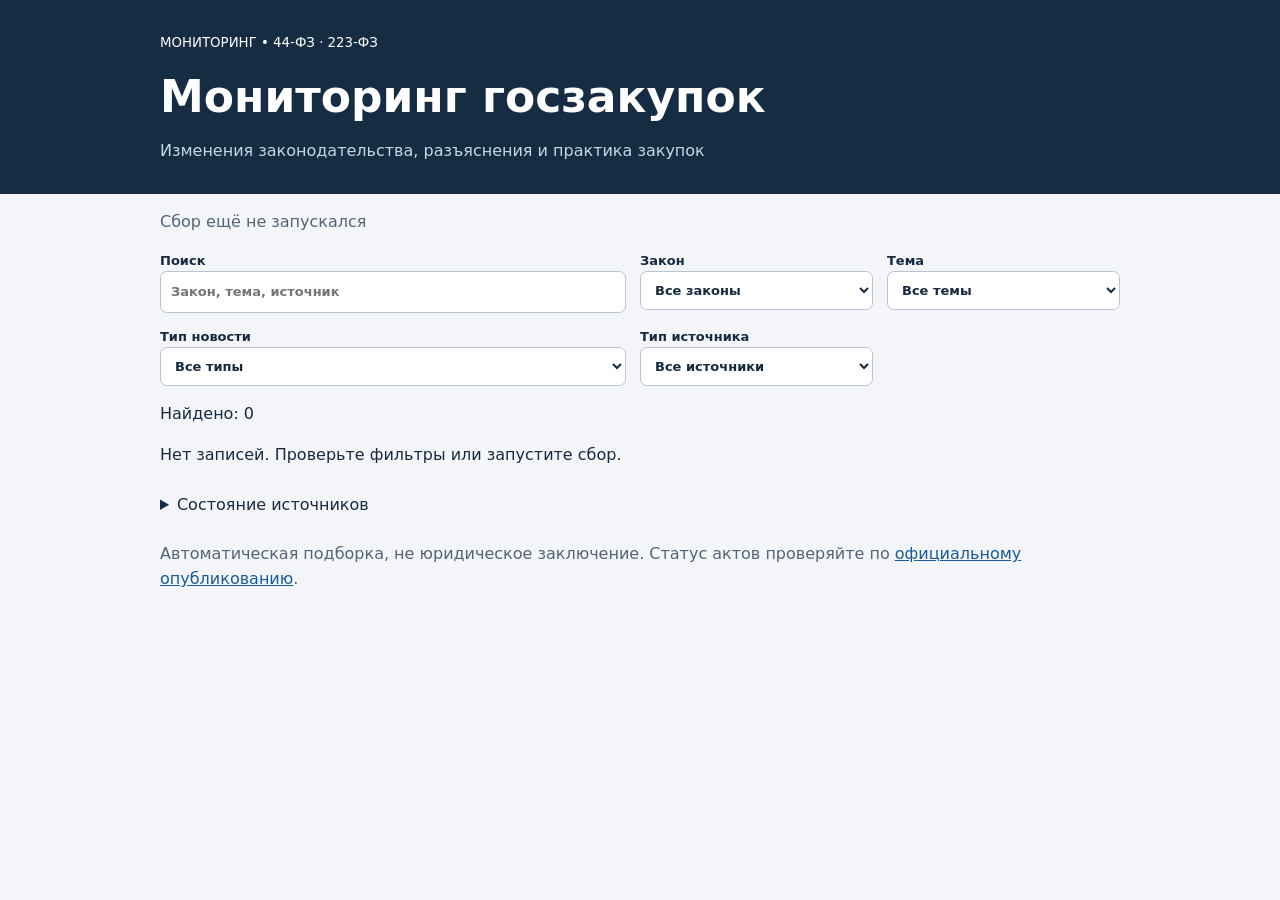
<file: index.html>
<!doctype html>
<html lang="ru">
<head>
<meta charset="utf-8">
<meta name="viewport" content="width=device-width,initial-scale=1">
<title>Мониторинг госзакупок</title>
<link rel="stylesheet" href="style.css">
<script defer src="app.js">
</script>
</head>
<body>
<header>
<div class="wrap">
<small>МОНИТОРИНГ • 44-ФЗ · 223-ФЗ</small>
<h1>Мониторинг госзакупок</h1>
<p>Изменения законодательства, разъяснения и практика закупок</p>
</div>
</header>
<main class="wrap">
<p id="status" role="status">Загрузка…</p>
<section class="filters">
<label>Поиск<input id="q" placeholder="Закон, тема, источник">
</label>
<label>Закон<select id="law">
<option value="">Все законы</option>
<option>44-ФЗ</option>
<option>223-ФЗ</option>
<option>Общие закупочные вопросы</option>
</select>
</label>
<label>Тема<select id="topic">
<option value="">Все темы</option>
</select>
</label>
<label>Тип новости<select id="news_type">
<option value="">Все типы</option>
</select>
</label>
<label>Тип источника<select id="kind">
<option value="">Все источники</option>
</select>
</label>
</section>
<p id="count">
</p>
<div id="items">
</div>
<button id="more" hidden>Показать ещё</button>
<details>
<summary>Состояние источников</summary>
<ul id="health">
</ul>
</details>
<footer>Автоматическая подборка, не юридическое заключение. Статус актов проверяйте по <a href="https://publication.pravo.gov.ru/">официальному опубликованию</a>.</footer>
</main>
</body>
</html>
</file>
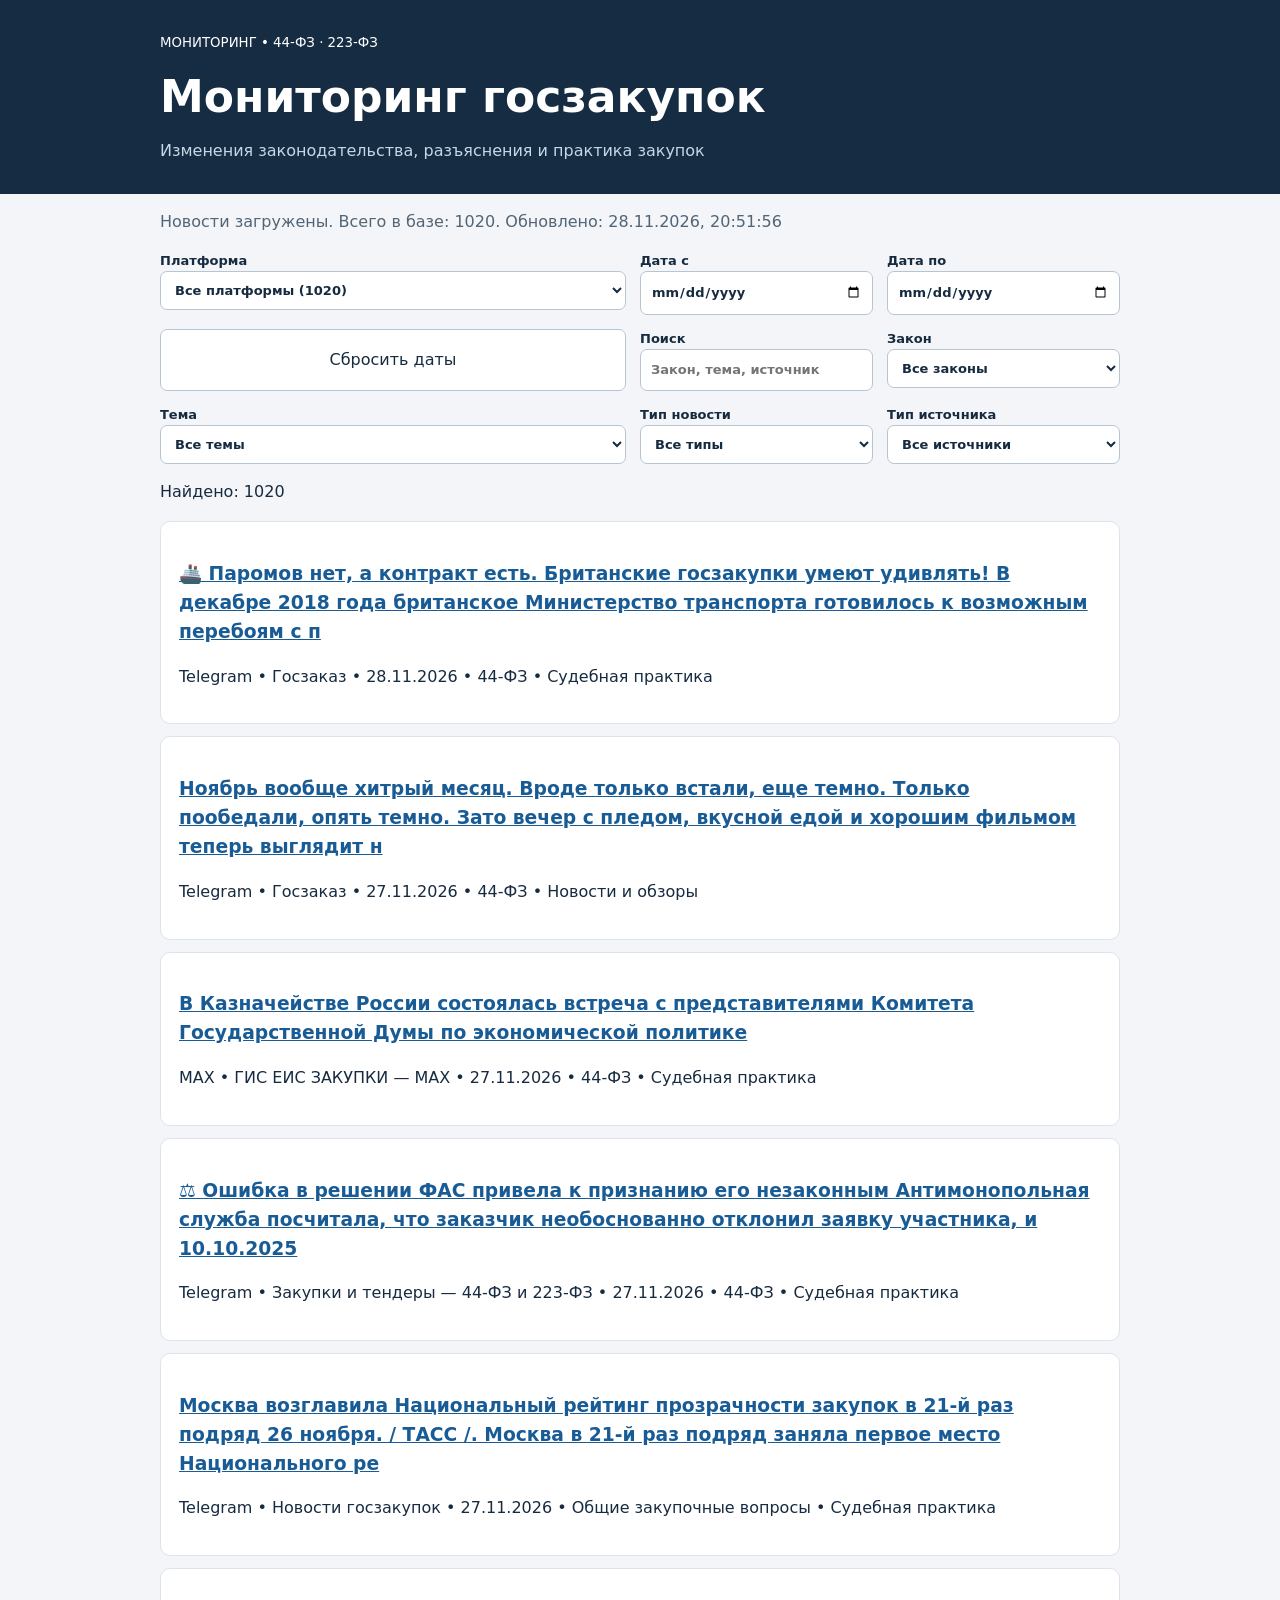
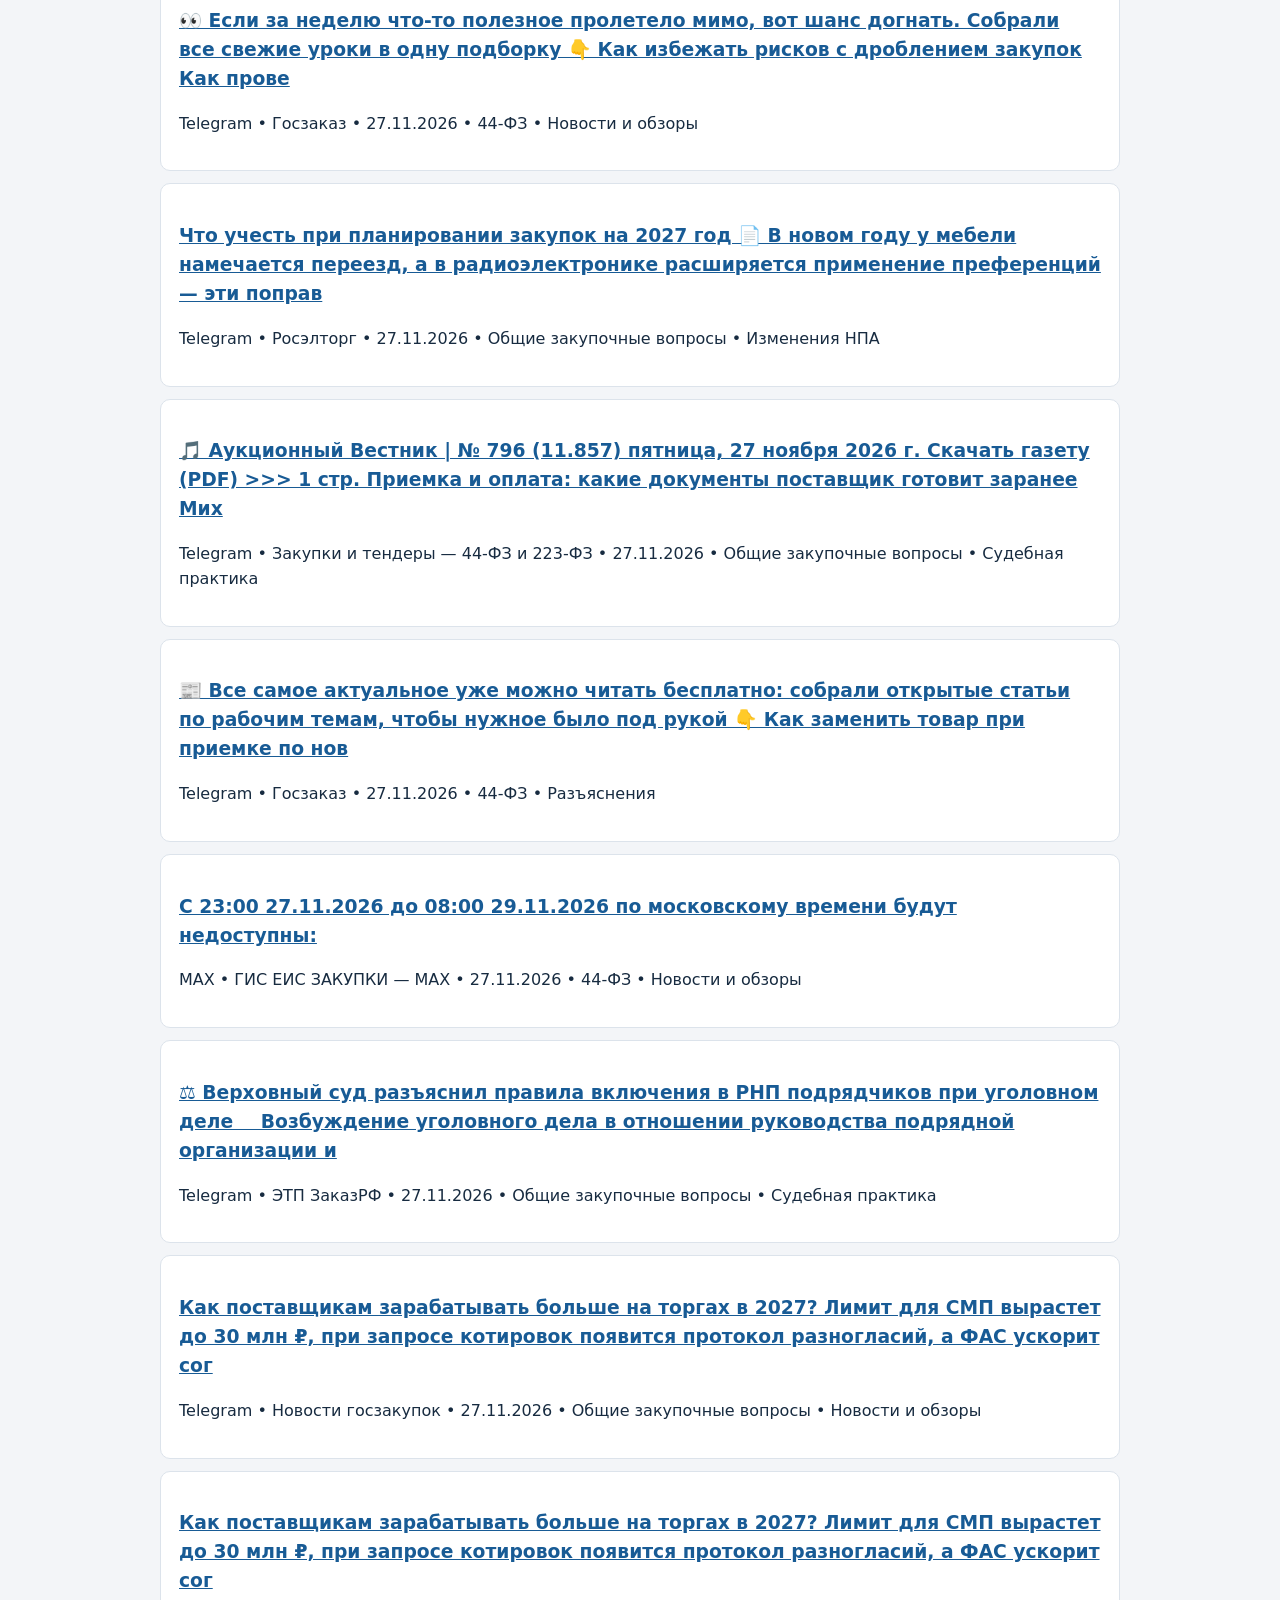
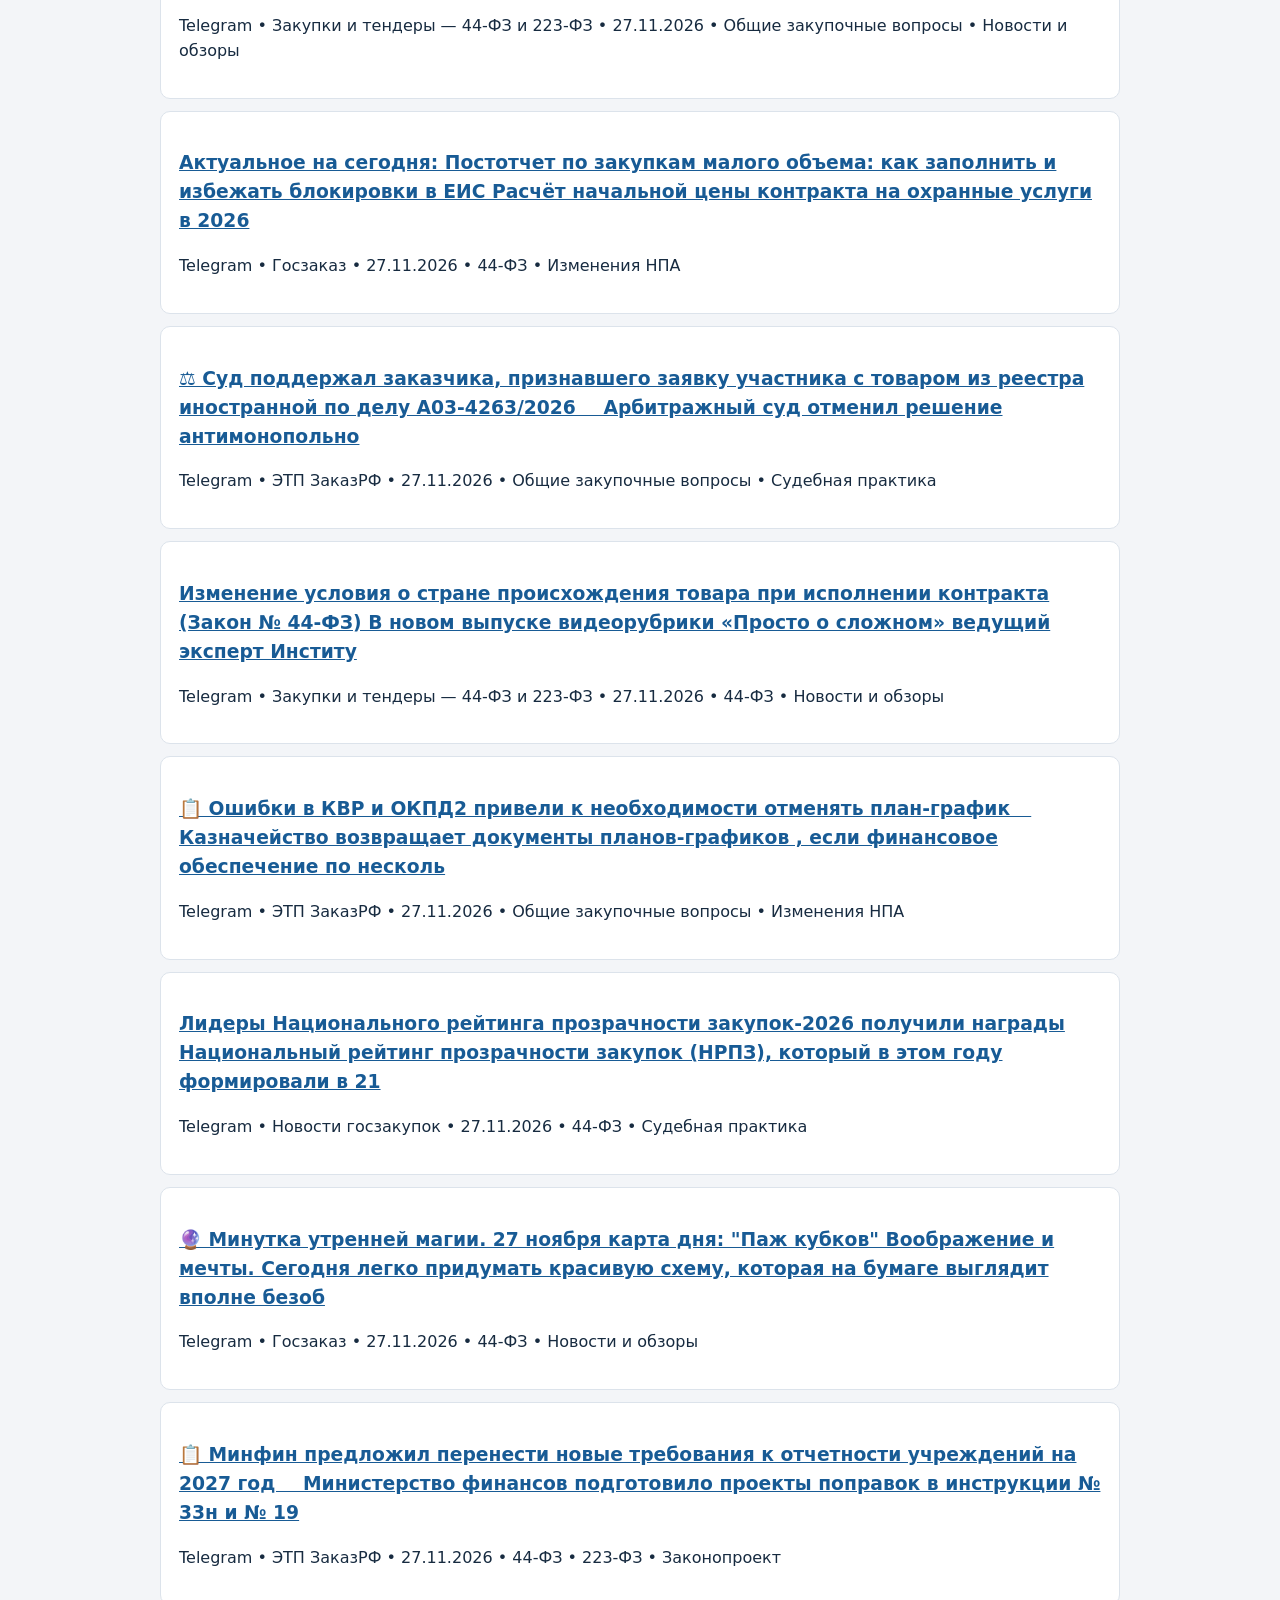
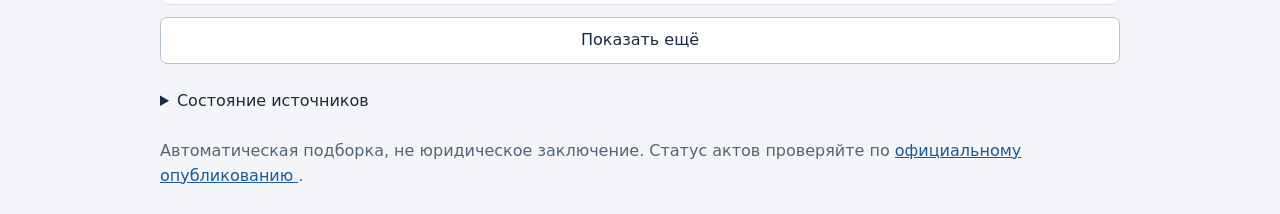
<file: docs/index.html>
<!doctype html>
<html lang="ru">
<head>
  <meta charset="utf-8">
  <meta name="viewport" content="width=device-width,initial-scale=1">
  <title>Мониторинг госзакупок</title>
  <link rel="stylesheet" href="style.css">
  <script defer src="app.js?v=8"></script>
</head>

<body>

<header>
  <div class="wrap">
    <small>МОНИТОРИНГ • 44-ФЗ · 223-ФЗ</small>
    <h1>Мониторинг госзакупок</h1>
    <p>Изменения законодательства, разъяснения и практика закупок</p>
  </div>
</header>

<main class="wrap">

  <p id="status" role="status">Загрузка…</p>

  <section class="filters">

    <label>Платформа
      <select id="platform">
        <option value="">Все платформы</option>
        <option value="telegram">Telegram</option>
        <option value="max">MAX</option>
        <option value="vk">ВКонтакте</option>
        <option value="web">Сайты и RSS</option>
      </select>
    </label>

    <label>Дата с
      <input type="date" id="dateFrom">
    </label>

    <label>Дата по
      <input type="date" id="dateTo">
    </label>

    <button type="button" id="resetDates">
      Сбросить даты
    </button>

    <label>Поиск
      <input id="q" placeholder="Закон, тема, источник">
    </label>

    <label>Закон
      <select id="law">
        <option value="">Все законы</option>
        <option>44-ФЗ</option>
        <option>223-ФЗ</option>
        <option>Общие закупочные вопросы</option>
      </select>
    </label>

    <label>Тема
      <select id="topic">
        <option value="">Все темы</option>
      </select>
    </label>

    <label>Тип новости
      <select id="news_type">
        <option value="">Все типы</option>
      </select>
    </label>

    <label>Тип источника
      <select id="kind">
        <option value="">Все источники</option>
      </select>
    </label>

  </section>

  <p id="count"></p>

  <div id="items"></div>

  <button type="button" id="more" hidden>
    Показать ещё
  </button>

  <details>
    <summary>Состояние источников</summary>
    <ul id="health"></ul>
  </details>

  <footer>
    Автоматическая подборка, не юридическое заключение.
    Статус актов проверяйте по
    <a href="https://publication.pravo.gov.ru/"
       target="_blank"
       rel="noopener noreferrer">
      официальному опубликованию
    </a>.
  </footer>

</main>

</body>
</html>
</file>
<file: style.css>
*{box-sizing:border-box}body{margin:0;background:#f3f5f8;color:#172b40;font:16px/1.55 system-ui,sans-serif}header{background:#152c43;color:white;padding:30px 0}h1{font-size:clamp(28px,5vw,44px);margin:8px 0}header p{margin:0;color:#c6d7e7}.wrap{max-width:1000px;margin:auto;padding:0 20px}.filters{display:grid;grid-template-columns:2fr 1fr 1fr;gap:14px}label{font-size:13px;font-weight:600}input,select,button{font:inherit;padding:10px;border:1px solid #b7c5d3;border-radius:7px;background:white;color:inherit;width:100%}article{background:white;border:1px solid #dce3eb;border-radius:10px;padding:18px;margin:12px 0}article h2{font-size:19px;margin:8px 0}a{color:#185b95}article small,footer,#status{color:#526577}footer,details{margin:25px 0}button{cursor:pointer}button[hidden]{display:none}@media(max-width:650px){.filters{grid-template-columns:1fr}}
</file>
<file: docs/style.css>
*{box-sizing:border-box}body{margin:0;background:#f3f5f8;color:#172b40;font:16px/1.55 system-ui,sans-serif}header{background:#152c43;color:white;padding:30px 0}h1{font-size:clamp(28px,5vw,44px);margin:8px 0}header p{margin:0;color:#c6d7e7}.wrap{max-width:1000px;margin:auto;padding:0 20px}.filters{display:grid;grid-template-columns:2fr 1fr 1fr;gap:14px}label{font-size:13px;font-weight:600}input,select,button{font:inherit;padding:10px;border:1px solid #b7c5d3;border-radius:7px;background:white;color:inherit;width:100%}article{background:white;border:1px solid #dce3eb;border-radius:10px;padding:18px;margin:12px 0}article h2{font-size:19px;margin:8px 0}a{color:#185b95}article small,footer,#status{color:#526577}footer,details{margin:25px 0}button{cursor:pointer}button[hidden]{display:none}@media(max-width:650px){.filters{grid-template-columns:1fr}}
</file>
